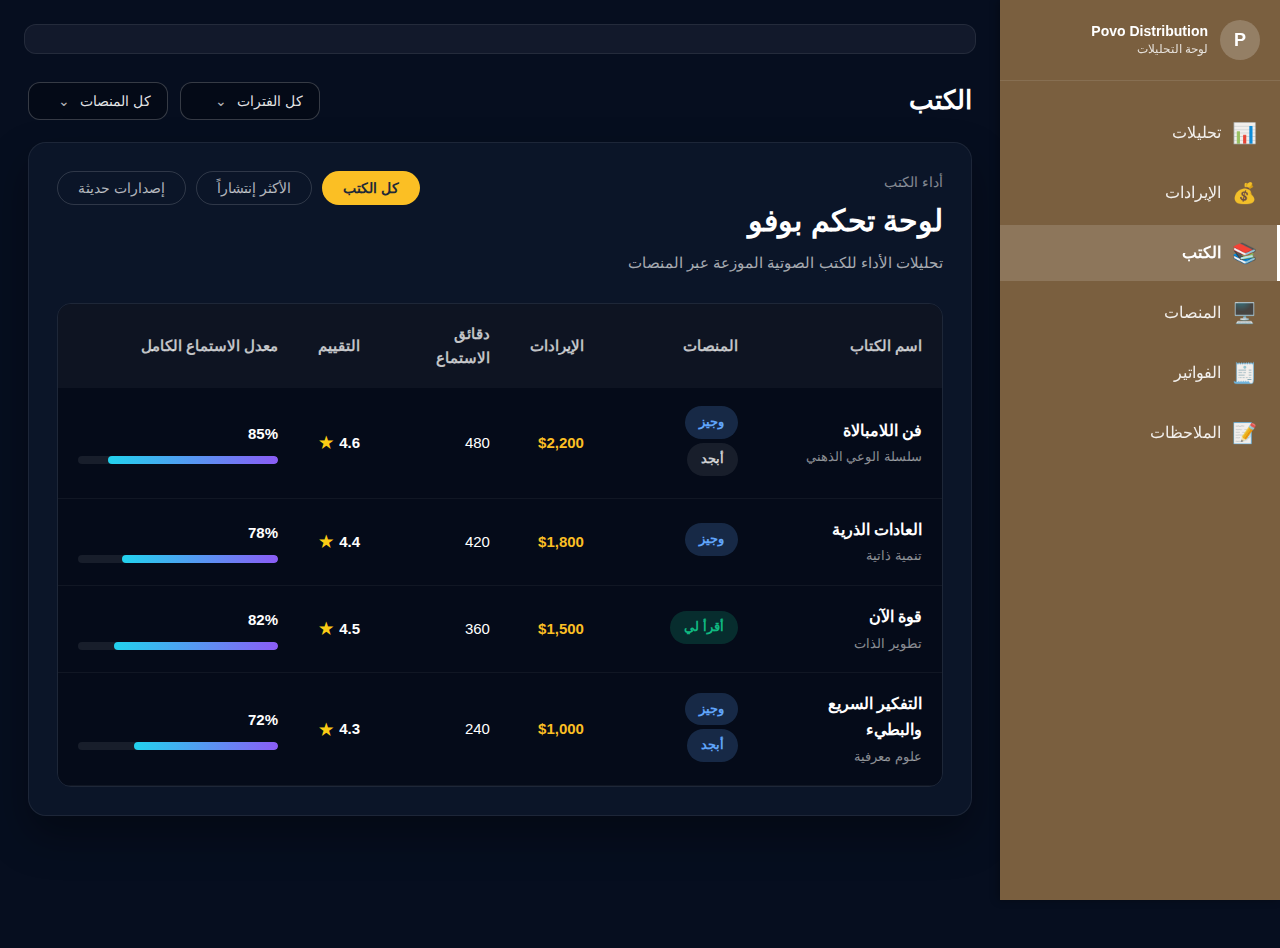
<file: books.html>
<!DOCTYPE html>
<html lang="ar" dir="rtl">
<head>
    <meta charset="UTF-8">
    <meta name="viewport" content="width=device-width, initial-scale=1.0">
    <title>لوحة الكتب | دار كيان</title>
    <link rel="stylesheet" href="books.css">
</head>
<body>
    <button class="sidebar-toggle" id="sidebarToggle" aria-label="Toggle sidebar">
        <span class="toggle-icon">☰</span>
    </button>

    <div class="sidebar-overlay" id="sidebarOverlay"></div>

    <aside class="sidebar" id="sidebar">
        <div class="sidebar-header">
            <div class="sidebar-brand">
                <div class="brand-icon">P</div>
                <div class="brand-info">
                    <div class="brand-name">Povo Distribution</div>
                    <div class="brand-subtitle">لوحة التحليلات</div>
                </div>
            </div>
            <button class="sidebar-close" id="sidebarClose" aria-label="Close sidebar">
                <span>×</span>
            </button>
        </div>
        <nav class="sidebar-nav">
            <a href="index.html" class="nav-item">
                <span class="nav-icon">📊</span>
                <span class="nav-text">تحليلات</span>
            </a>
            <a href="revenue.html" class="nav-item">
                <span class="nav-icon">💰</span>
                <span class="nav-text">الإيرادات</span>
            </a>
            <a href="books.html" class="nav-item active">
                <span class="nav-icon">📚</span>
                <span class="nav-text">الكتب</span>
            </a>
            <a href="platforms.html" class="nav-item">
                <span class="nav-icon">🖥️</span>
                <span class="nav-text">المنصات</span>
            </a>
            <a href="invoices.html" class="nav-item">
                <span class="nav-icon">🧾</span>
                <span class="nav-text">الفواتير</span>
            </a>
            <a href="notes.html" class="nav-item">
                <span class="nav-icon">📝</span>
                <span class="nav-text">الملاحظات</span>
            </a>
        </nav>
    </aside>

    <div class="books-page">
        <header class="page-toolbar">
            <div class="toolbar-left">
                <button class="menu-toggle" id="menuToggle" aria-label="Toggle sidebar">
                    <span class="menu-icon">☰</span>
                </button>
            </div>

        </header>

        <main class="books-content">
            <div class="section-header">
                <div class="header-title">
                    <h1>الكتب</h1>
                </div>
                <div class="header-filters">
                    <div class="filter-select" data-filter="period">
                        <button class="filter-trigger">
                            <span class="filter-label">كل الفترات</span>
                            <span class="chevron">⌄</span>
                        </button>
                        <ul class="filter-menu">
                            <li class="active" data-value="all">كل الفترات</li>
                            <li data-value="month">هذا الشهر</li>
                            <li data-value="quarter">هذا الربع</li>
                            <li data-value="year">هذا العام</li>
                        </ul>
                    </div>
                    <div class="filter-select" data-filter="platform">
                        <button class="filter-trigger">
                            <span class="filter-label">كل المنصات</span>
                            <span class="chevron">⌄</span>
                        </button>
                        <ul class="filter-menu">
                            <li class="active" data-value="all">كل المنصات</li>
                            <li data-value="abjad">أبجد</li>
                            <li data-value="wajez">وجيز</li>
                            <li data-value="iqra">أقرأ لي</li>
                        </ul>
                    </div>
                </div>
            </div>

            <section class="books-card">
                <div class="books-card-head">
                    <div>
                        <p class="card-eyebrow">أداء الكتب</p>
                        <h2>لوحة تحكم بوفو</h2>
                        <p class="card-subtitle">
                            تحليلات الأداء للكتب الصوتية الموزعة عبر المنصات
                        </p>
                    </div>
                    <div class="tab-chip-group">
                        <button class="tab-chip active" data-label="كل الكتب">كل الكتب</button>
                        <button class="tab-chip" data-label="الأكثر إنتشاراً">الأكثر إنتشاراً</button>
                        <button class="tab-chip" data-label="إصدارات حديثة">إصدارات حديثة</button>
                    </div>
                </div>

                <div class="books-table-wrapper">
                    <div class="table-scroll">
                        <table class="books-table">
                            <thead>
                                <tr>
                                    <th>اسم الكتاب</th>
                                    <th>المنصات</th>
                                    <th>الإيرادات</th>
                                    <th>دقائق الاستماع</th>
                                    <th>التقييم</th>
                                    <th>معدل الاستماع الكامل</th>
                                </tr>
                            </thead>
                            <tbody>
                                <tr data-platforms="wajez,abjad" data-periods="month,quarter,year">
                                    <td>
                                        <div class="book-info">
                                            <p class="book-name">فن اللامبالاة</p>
                                            <p class="book-meta">سلسلة الوعي الذهني</p>
                                        </div>
                                    </td>
                                    <td>
                                        <span class="platform-chip">وجيز</span>
                                        <span class="platform-chip muted">أبجد</span>
                                    </td>
                                    <td class="money">$2,200</td>
                                    <td>480</td>
                                    <td>
                                        <div class="rating">
                                            <span>4.6</span>
                                            <span class="star">★</span>
                                        </div>
                                    </td>
                                    <td>
                                        <div class="completion">
                                            <span class="completion-value">85%</span>
                                            <div class="progress">
                                                <span style="width: 85%;"></span>
                                            </div>
                                        </div>
                                    </td>
                                </tr>
                                <tr data-platforms="wajez" data-periods="quarter,year">
                                    <td>
                                        <div class="book-info">
                                            <p class="book-name">العادات الذرية</p>
                                            <p class="book-meta">تنمية ذاتية</p>
                                        </div>
                                    </td>
                                    <td>
                                        <span class="platform-chip">وجيز</span>
                                    </td>
                                    <td class="money">$1,800</td>
                                    <td>420</td>
                                    <td>
                                        <div class="rating">
                                            <span>4.4</span>
                                            <span class="star">★</span>
                                        </div>
                                    </td>
                                    <td>
                                        <div class="completion">
                                            <span class="completion-value">78%</span>
                                            <div class="progress">
                                                <span style="width: 78%;"></span>
                                            </div>
                                        </div>
                                    </td>
                                </tr>
                                <tr data-platforms="iqra" data-periods="month,year">
                                    <td>
                                        <div class="book-info">
                                            <p class="book-name">قوة الآن</p>
                                            <p class="book-meta">تطوير الذات</p>
                                        </div>
                                    </td>
                                    <td>
                                        <span class="platform-chip accent">أقرأ لي</span>
                                    </td>
                                    <td class="money">$1,500</td>
                                    <td>360</td>
                                    <td>
                                        <div class="rating">
                                            <span>4.5</span>
                                            <span class="star">★</span>
                                        </div>
                                    </td>
                                    <td>
                                        <div class="completion">
                                            <span class="completion-value">82%</span>
                                            <div class="progress">
                                                <span style="width: 82%;"></span>
                                            </div>
                                        </div>
                                    </td>
                                </tr>
                                <tr data-platforms="wajez,abjad" data-periods="year">
                                    <td>
                                        <div class="book-info">
                                            <p class="book-name">التفكير السريع والبطيء</p>
                                            <p class="book-meta">علوم معرفية</p>
                                        </div>
                                    </td>
                                    <td>
                                        <span class="platform-chip">وجيز</span>
                                        <span class="platform-chip">أبجد</span>
                                    </td>
                                    <td class="money">$1,000</td>
                                    <td>240</td>
                                    <td>
                                        <div class="rating">
                                            <span>4.3</span>
                                            <span class="star">★</span>
                                        </div>
                                    </td>
                                    <td>
                                        <div class="completion">
                                            <span class="completion-value">72%</span>
                                            <div class="progress">
                                                <span style="width: 72%;"></span>
                                            </div>
                                        </div>
                                    </td>
                                </tr>
                            </tbody>
                        </table>
                        <div class="no-results" id="noResults">
                            <p>لا توجد نتائج مطابقة للفلتر الحالي.</p>
                        </div>
                    </div>
                </div>
            </section>
        </main>
    </div>

    <script src="books.js"></script>
</body>
</html>
</file>
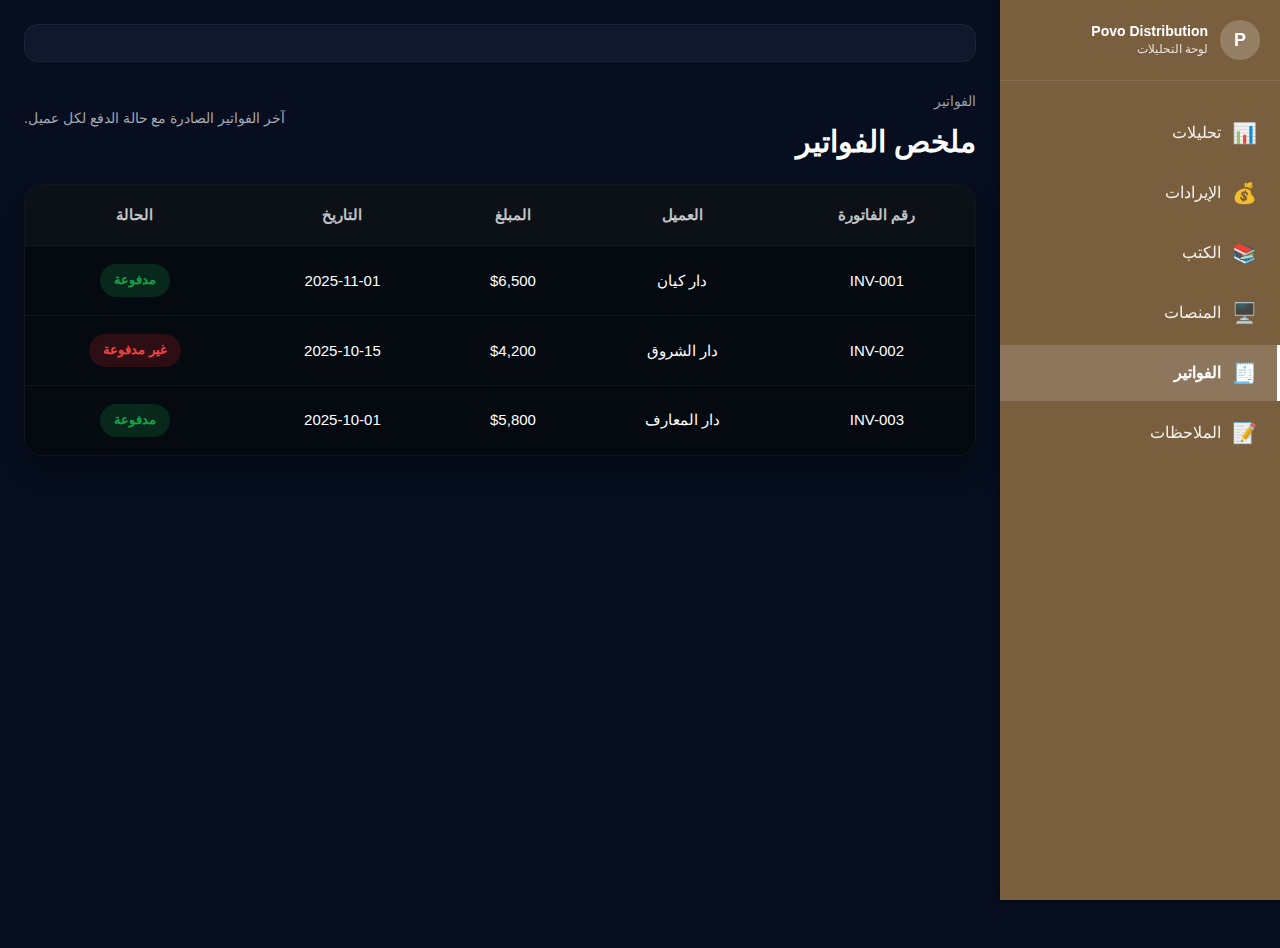
<file: invoices.html>
<!DOCTYPE html>
<html lang="ar" dir="rtl">
<head>
    <meta charset="UTF-8">
    <meta name="viewport" content="width=device-width, initial-scale=1.0">
    <title>الفواتير | دار كيان</title>
    <link rel="stylesheet" href="invoices.css">
</head>
<body>
    <button class="sidebar-toggle" id="sidebarToggle" aria-label="Toggle sidebar">
        <span class="toggle-icon">☰</span>
    </button>

    <div class="sidebar-overlay" id="sidebarOverlay"></div>

    <aside class="sidebar" id="sidebar">
        <div class="sidebar-header">
            <div class="sidebar-brand">
                <div class="brand-icon">P</div>
                <div class="brand-info">
                    <div class="brand-name">Povo Distribution</div>
                    <div class="brand-subtitle">لوحة التحليلات</div>
                </div>
            </div>
            <button class="sidebar-close" id="sidebarClose" aria-label="Close sidebar">
                <span>×</span>
            </button>
        </div>
        <nav class="sidebar-nav">
            <a href="index.html" class="nav-item">
                <span class="nav-icon">📊</span>
                <span class="nav-text">تحليلات</span>
            </a>
            <a href="revenue.html" class="nav-item">
                <span class="nav-icon">💰</span>
                <span class="nav-text">الإيرادات</span>
            </a>
            <a href="books.html" class="nav-item">
                <span class="nav-icon">📚</span>
                <span class="nav-text">الكتب</span>
            </a>
            <a href="platforms.html" class="nav-item">
                <span class="nav-icon">🖥️</span>
                <span class="nav-text">المنصات</span>
            </a>
            <a href="invoices.html" class="nav-item active">
                <span class="nav-icon">🧾</span>
                <span class="nav-text">الفواتير</span>
            </a>
            <a href="notes.html" class="nav-item">
                <span class="nav-icon">📝</span>
                <span class="nav-text">الملاحظات</span>
            </a>
        </nav>
    </aside>

    <div class="invoices-page">
        <header class="page-toolbar">
            <div class="toolbar-left">
                <button class="menu-toggle" id="menuToggle" aria-label="Toggle sidebar">
                    <span class="menu-icon">☰</span>
                </button>
            </div>
            
        </header>

        <main class="invoices-content">
            <section class="section">
                <div class="section-head">
                    <div>
                        <p class="section-eyebrow">الفواتير</p>
                        <h1>ملخص الفواتير</h1>
                    </div>
                    <p class="section-subtitle">آخر الفواتير الصادرة مع حالة الدفع لكل عميل.</p>
                </div>
                <div class="table-card">
                    <table class="invoices-table">
                        <thead>
                            <tr>
                                <th>رقم الفاتورة</th>
                                <th>العميل</th>
                                <th>المبلغ</th>
                                <th>التاريخ</th>
                                <th>الحالة</th>
                            </tr>
                        </thead>
                        <tbody>
                            <tr>
                                <td>INV-001</td>
                                <td>دار كيان</td>
                                <td>$6,500</td>
                                <td>2025-11-01</td>
                                <td><span class="status-badge paid">مدفوعة</span></td>
                            </tr>
                            <tr>
                                <td>INV-002</td>
                                <td>دار الشروق</td>
                                <td>$4,200</td>
                                <td>2025-10-15</td>
                                <td><span class="status-badge pending">غير مدفوعة</span></td>
                            </tr>
                            <tr>
                                <td>INV-003</td>
                                <td>دار المعارف</td>
                                <td>$5,800</td>
                                <td>2025-10-01</td>
                                <td><span class="status-badge paid">مدفوعة</span></td>
                            </tr>
                        </tbody>
                    </table>
                </div>
            </section>
        </main>
    </div>

    <script src="invoices.js"></script>
</body>
</html>
</file>
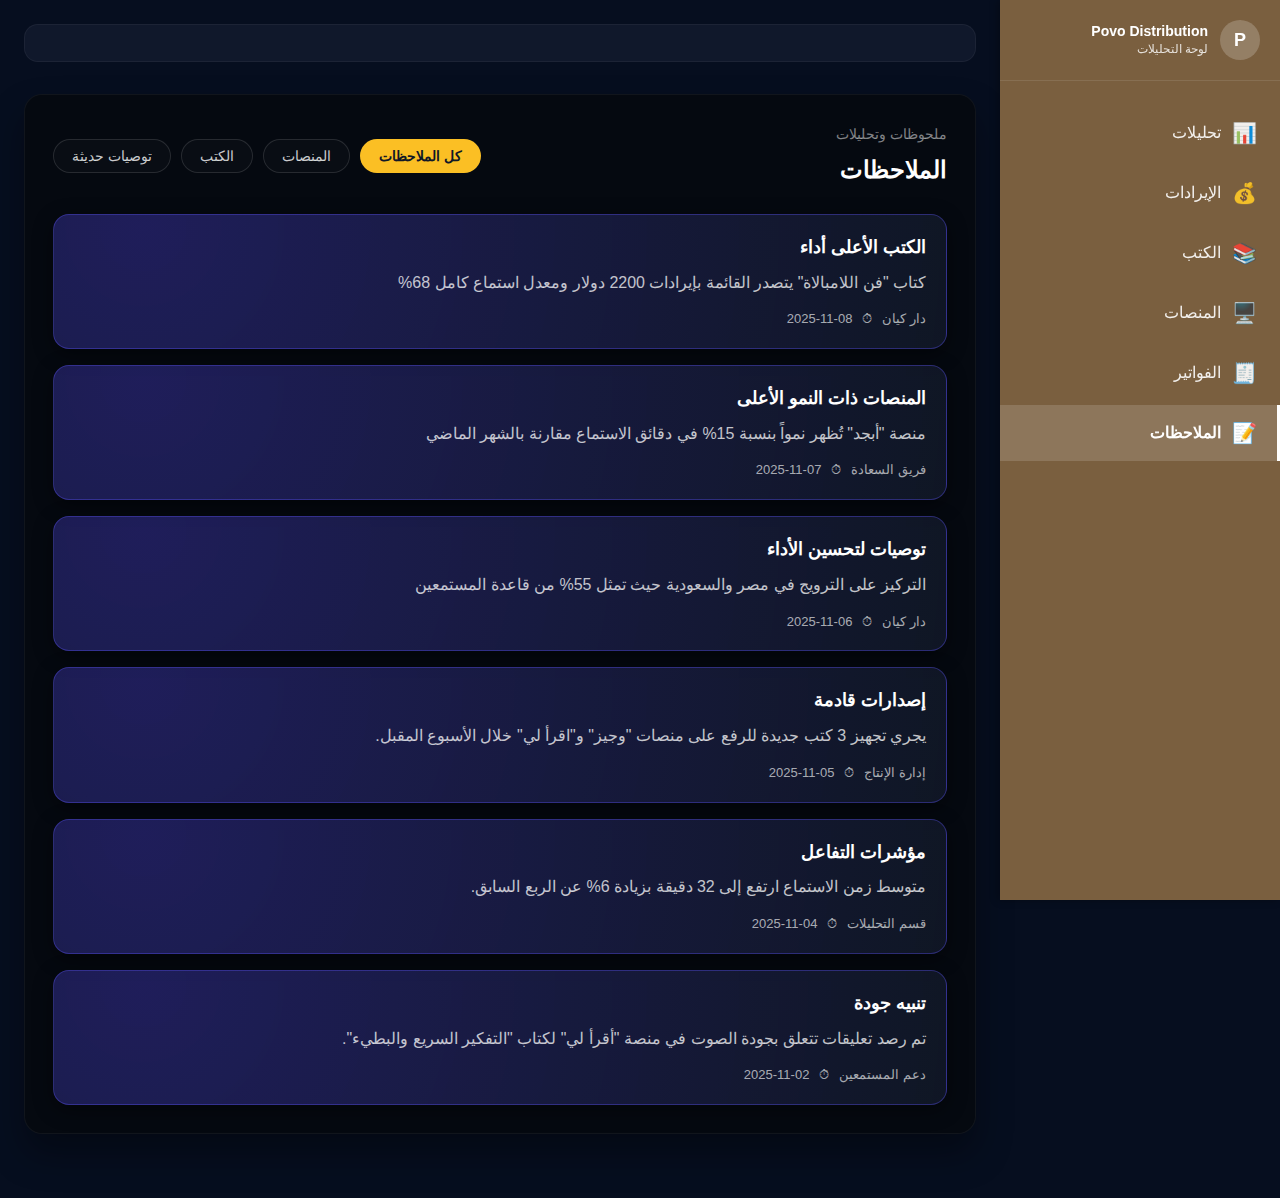
<file: notes.html>
<!DOCTYPE html>
<html lang="ar" dir="rtl">
<head>
    <meta charset="UTF-8">
    <meta name="viewport" content="width=device-width, initial-scale=1.0">
    <title>الملاحظات | دار كيان</title>
    <link rel="stylesheet" href="notes.css">
</head>
<body>
    <button class="sidebar-toggle" id="sidebarToggle" aria-label="Toggle sidebar">
        <span class="toggle-icon">☰</span>
    </button>

    <div class="sidebar-overlay" id="sidebarOverlay"></div>

    <aside class="sidebar" id="sidebar">
        <div class="sidebar-header">
            <div class="sidebar-brand">
                <div class="brand-icon">P</div>
                <div class="brand-info">
                    <div class="brand-name">Povo Distribution</div>
                    <div class="brand-subtitle">لوحة التحليلات</div>
                </div>
            </div>
            <button class="sidebar-close" id="sidebarClose" aria-label="Close sidebar">
                <span>×</span>
            </button>
        </div>
        <nav class="sidebar-nav">
            <a href="index.html" class="nav-item">
                <span class="nav-icon">📊</span>
                <span class="nav-text">تحليلات</span>
            </a>
            <a href="revenue.html" class="nav-item">
                <span class="nav-icon">💰</span>
                <span class="nav-text">الإيرادات</span>
            </a>
            <a href="books.html" class="nav-item">
                <span class="nav-icon">📚</span>
                <span class="nav-text">الكتب</span>
            </a>
            <a href="platforms.html" class="nav-item">
                <span class="nav-icon">🖥️</span>
                <span class="nav-text">المنصات</span>
            </a>
            <a href="invoices.html" class="nav-item">
                <span class="nav-icon">🧾</span>
                <span class="nav-text">الفواتير</span>
            </a>
            <a href="notes.html" class="nav-item active">
                <span class="nav-icon">📝</span>
                <span class="nav-text">الملاحظات</span>
            </a>
        </nav>
    </aside>

    <div class="notes-page">
        <header class="notes-toolbar">
            <div class="toolbar-left">
                <button class="menu-toggle" id="menuToggle" aria-label="Toggle sidebar">
                    <span class="menu-icon">☰</span>
                </button>
            </div>
            
        </header>

        <main class="notes-content">
            
            <section class="notes-panel">
                <div class="panel-header">
                    <div>
                        <p class="panel-eyebrow">ملحوظات وتحليلات</p>
                        <h2>الملاحظات</h2>
                    </div>
                    <div class="note-filters">
                        <button class="note-filter active" data-filter="all">كل الملاحظات</button>
                        <button class="note-filter" data-filter="growth">المنصات</button>
                        <button class="note-filter" data-filter="books">الكتب</button>
                        <button class="note-filter" data-filter="actions">توصيات حديثة</button>
                    </div>
                </div>
                <ul class="notes-list">
                    <li class="note-card" data-category="books">
                        <div class="note-body">
                            <h3>الكتب الأعلى أداء</h3>
                            <p>كتاب "فن اللامبالاة" يتصدر القائمة بإيرادات 2200 دولار ومعدل استماع كامل 68%</p>
                        </div>
                        <div class="note-meta">
                            <span class="note-author">دار كيان</span>
                            <span class="note-icon">⏱</span>
                            <span class="note-date">2025-11-08</span>
                        </div>
                    </li>
                    <li class="note-card" data-category="growth">
                        <div class="note-body">
                            <h3>المنصات ذات النمو الأعلى</h3>
                            <p>منصة "أبجد" تُظهر نمواً بنسبة 15% في دقائق الاستماع مقارنة بالشهر الماضي</p>
                        </div>
                            <div class="note-meta">
                                <span class="note-author">فريق السعادة</span>
                                <span class="note-icon">⏱</span>
                                <span class="note-date">2025-11-07</span>
                            </div>
                    </li>
                    <li class="note-card" data-category="actions">
                        <div class="note-body">
                            <h3>توصيات لتحسين الأداء</h3>
                            <p>التركيز على الترويج في مصر والسعودية حيث تمثل 55% من قاعدة المستمعين</p>
                        </div>
                        <div class="note-meta">
                            <span class="note-author">دار كيان</span>
                            <span class="note-icon">⏱</span>
                            <span class="note-date">2025-11-06</span>
                        </div>
                    </li>
                    <li class="note-card" data-category="books">
                        <div class="note-body">
                            <h3>إصدارات قادمة</h3>
                            <p>يجري تجهيز 3 كتب جديدة للرفع على منصات "وجيز" و"اقرأ لي" خلال الأسبوع المقبل.</p>
                        </div>
                        <div class="note-meta">
                            <span class="note-author">إدارة الإنتاج</span>
                            <span class="note-icon">⏱</span>
                            <span class="note-date">2025-11-05</span>
                        </div>
                    </li>
                    <li class="note-card" data-category="growth">
                        <div class="note-body">
                            <h3>مؤشرات التفاعل</h3>
                            <p>متوسط زمن الاستماع ارتفع إلى 32 دقيقة بزيادة 6% عن الربع السابق.</p>
                        </div>
                        <div class="note-meta">
                            <span class="note-author">قسم التحليلات</span>
                            <span class="note-icon">⏱</span>
                            <span class="note-date">2025-11-04</span>
                        </div>
                    </li>
                    <li class="note-card" data-category="actions">
                        <div class="note-body">
                            <h3>تنبيه جودة</h3>
                            <p>تم رصد تعليقات تتعلق بجودة الصوت في منصة "أقرأ لي" لكتاب "التفكير السريع والبطيء".</p>
                        </div>
                        <div class="note-meta">
                            <span class="note-author">دعم المستمعين</span>
                            <span class="note-icon">⏱</span>
                            <span class="note-date">2025-11-02</span>
                        </div>
                    </li>
                </ul>
                <div class="notes-empty" id="notesEmptyState">
                    <p>لا توجد ملاحظات ضمن هذا التصنيف حالياً.</p>
                </div>
            </section>
        </main>
    </div>

    <script src="notes.js"></script>
</body>
</html>
</file>
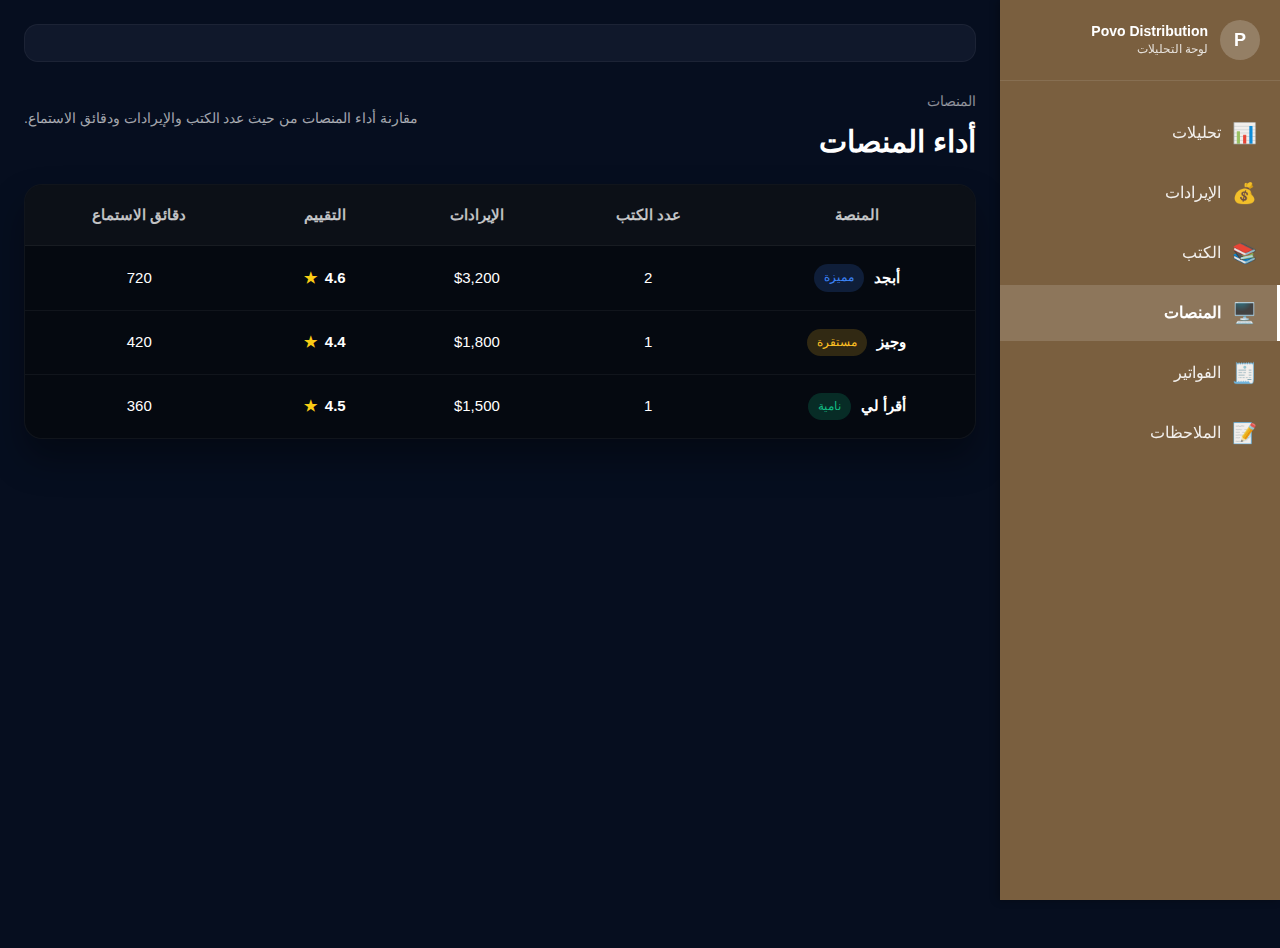
<file: platforms.html>
<!DOCTYPE html>
<html lang="ar" dir="rtl">
<head>
    <meta charset="UTF-8">
    <meta name="viewport" content="width=device-width, initial-scale=1.0">
    <title>المنصات | دار كيان</title>
    <link rel="stylesheet" href="platforms.css">
</head>
<body>
    <button class="sidebar-toggle" id="sidebarToggle" aria-label="Toggle sidebar">
        <span class="toggle-icon">☰</span>
    </button>

    <div class="sidebar-overlay" id="sidebarOverlay"></div>

    <aside class="sidebar" id="sidebar">
        <div class="sidebar-header">
            <div class="sidebar-brand">
                <div class="brand-icon">P</div>
                <div class="brand-info">
                    <div class="brand-name">Povo Distribution</div>
                    <div class="brand-subtitle">لوحة التحليلات</div>
                </div>
            </div>
            <button class="sidebar-close" id="sidebarClose" aria-label="Close sidebar">
                <span>×</span>
            </button>
        </div>
        <nav class="sidebar-nav">
            <a href="index.html" class="nav-item">
                <span class="nav-icon">📊</span>
                <span class="nav-text">تحليلات</span>
            </a>
            <a href="revenue.html" class="nav-item">
                <span class="nav-icon">💰</span>
                <span class="nav-text">الإيرادات</span>
            </a>
            <a href="books.html" class="nav-item">
                <span class="nav-icon">📚</span>
                <span class="nav-text">الكتب</span>
            </a>
            <a href="platforms.html" class="nav-item active">
                <span class="nav-icon">🖥️</span>
                <span class="nav-text">المنصات</span>
            </a>
            <a href="invoices.html" class="nav-item">
                <span class="nav-icon">🧾</span>
                <span class="nav-text">الفواتير</span>
            </a>
            <a href="notes.html" class="nav-item">
                <span class="nav-icon">📝</span>
                <span class="nav-text">الملاحظات</span>
            </a>
        </nav>
    </aside>

    <div class="platforms-page">
        <header class="page-toolbar">
            <div class="toolbar-left">
                <button class="menu-toggle" id="menuToggle" aria-label="Toggle sidebar">
                    <span class="menu-icon">☰</span>
                </button>
            </div>
            
        </header>

        <main class="platforms-content">
            <section class="section">
                <div class="section-head">
                    <div>
                        <p class="section-eyebrow">المنصات</p>
                        <h1>أداء المنصات</h1>
                    </div>
                    <p class="section-subtitle">مقارنة أداء المنصات من حيث عدد الكتب والإيرادات ودقائق الاستماع.</p>
                </div>
                <div class="table-card">
                    <table class="platforms-table">
                        <thead>
                            <tr>
                                <th>المنصة</th>
                                <th>عدد الكتب</th>
                                <th>الإيرادات</th>
                                <th>التقييم</th>
                                <th>دقائق الاستماع</th>
                            </tr>
                        </thead>
                        <tbody>
                            <tr>
                                <td>
                                    <div class="platform-info">
                                        <span class="platform-name">أبجد</span>
                                        <span class="platform-tag">مميزة</span>
                                    </div>
                                </td>
                                <td>2</td>
                                <td>$3,200</td>
                                <td>
                                    <span class="rating">4.6 <span class="star">★</span></span>
                                </td>
                                <td>720</td>
                            </tr>
                            <tr>
                                <td>
                                    <div class="platform-info">
                                        <span class="platform-name">وجيز</span>
                                        <span class="platform-tag secondary">مستقرة</span>
                                    </div>
                                </td>
                                <td>1</td>
                                <td>$1,800</td>
                                <td>
                                    <span class="rating">4.4 <span class="star">★</span></span>
                                </td>
                                <td>420</td>
                            </tr>
                            <tr>
                                <td>
                                    <div class="platform-info">
                                        <span class="platform-name">أقرأ لي</span>
                                        <span class="platform-tag accent">نامية</span>
                                    </div>
                                </td>
                                <td>1</td>
                                <td>$1,500</td>
                                <td>
                                    <span class="rating">4.5 <span class="star">★</span></span>
                                </td>
                                <td>360</td>
                            </tr>
                        </tbody>
                    </table>
                </div>
            </section>
        </main>
    </div>

    <script src="platforms.js"></script>
</body>
</html>
</file>
<file: books.css>
@import url('./styles.css');

body {
    background-color: #060e1f;
    padding: 24px;
}

.books-page {
    min-height: 100vh;
    margin-right: 0;
    padding-bottom: 40px;
}

.page-toolbar {
    background: #12192b;
    border: 1px solid rgba(255, 255, 255, 0.08);
    border-radius: 12px;
    padding: 14px 22px;
    display: flex;
    align-items: center;
    justify-content: space-between;
    gap: 18px;
    margin-bottom: 26px;
}

.toolbar-left {
    display: flex;
    align-items: center;
    gap: 16px;
}

.workspace-chip {
    display: inline-flex;
    align-items: center;
    gap: 12px;
}

.workspace-avatar {
    width: 44px;
    height: 44px;
    border-radius: 12px;
    background: #f59e0b;
    color: #0f172a;
    font-weight: 700;
    display: flex;
    align-items: center;
    justify-content: center;
    font-size: 18px;
}

.workspace-meta {
    display: flex;
    flex-direction: column;
    gap: 3px;
}

.workspace-title {
    font-size: 16px;
    font-weight: 600;
}

.workspace-subtitle {
    font-size: 12px;
    color: rgba(255, 255, 255, 0.6);
}

.toolbar-divider {
    width: 1px;
    height: 32px;
    background: rgba(255, 255, 255, 0.08);
}

.icon-btn {
    width: 38px;
    height: 38px;
    border-radius: 10px;
    border: 1px solid rgba(255, 255, 255, 0.1);
    background: rgba(255, 255, 255, 0.03);
    color: #FFFFFF;
    cursor: pointer;
    display: inline-flex;
    align-items: center;
    justify-content: center;
    font-size: 16px;
    transition: background 0.2s, border-color 0.2s;
}

.icon-btn:hover {
    background: rgba(255, 255, 255, 0.12);
    border-color: rgba(255, 255, 255, 0.3);
}

.toolbar-right {
    display: flex;
    align-items: center;
    gap: 16px;
    flex-wrap: wrap;
    justify-content: flex-end;
}

.toolbar-actions {
    display: flex;
    align-items: center;
    gap: 10px;
}

.toolbar-action {
    border-radius: 10px;
    border: 1px solid rgba(255, 255, 255, 0.12);
    background: rgba(255, 255, 255, 0.02);
    color: rgba(255, 255, 255, 0.9);
    padding: 10px 16px;
    font-size: 14px;
    display: inline-flex;
    align-items: center;
    gap: 8px;
    cursor: pointer;
    transition: background 0.2s, border-color 0.2s;
}

.toolbar-action:hover {
    background: rgba(255, 255, 255, 0.08);
    border-color: rgba(255, 255, 255, 0.25);
}

.profile-card {
    background: rgba(255, 255, 255, 0.05);
    border-radius: 14px;
    border: 1px solid rgba(255, 255, 255, 0.08);
    padding: 10px 14px;
    display: flex;
    align-items: center;
    gap: 12px;
}

.profile-info {
    display: flex;
    flex-direction: column;
    gap: 2px;
}

.profile-name {
    font-size: 14px;
    font-weight: 600;
}

.profile-subtitle {
    font-size: 12px;
    color: rgba(255, 255, 255, 0.6);
}

.profile-avatar {
    width: 38px;
    height: 38px;
    border-radius: 12px;
    background: #4f46e5;
    display: flex;
    align-items: center;
    justify-content: center;
    font-weight: 700;
}

.calendar-wrapper {
    position: relative;
}

.date-dropdown {
    position: absolute;
    top: calc(100% + 12px);
    left: 50%;
    transform: translateX(-50%);
    background: #0b111f;
    border-radius: 14px;
    border: 1px solid rgba(255, 255, 255, 0.12);
    box-shadow: 0 20px 35px rgba(2, 6, 23, 0.7);
    padding: 18px;
    width: 260px;
    display: none;
    z-index: 30;
}

.date-dropdown.open {
    display: block;
}

.date-nav {
    display: flex;
    align-items: center;
    justify-content: space-between;
    margin-bottom: 12px;
}

.date-nav-btn {
    width: 32px;
    height: 32px;
    border-radius: 8px;
    border: 1px solid rgba(255, 255, 255, 0.1);
    background: rgba(255, 255, 255, 0.05);
    color: #FFFFFF;
    font-size: 16px;
    cursor: pointer;
}

.date-month {
    font-weight: 600;
}

.date-grid {
    display: grid;
    grid-template-columns: repeat(7, 1fr);
    gap: 4px;
    text-align: center;
    font-size: 12px;
    color: rgba(255, 255, 255, 0.5);
    margin-bottom: 8px;
}

.date-days {
    display: grid;
    grid-template-columns: repeat(7, 1fr);
    gap: 4px;
}

.date-day {
    width: 32px;
    height: 32px;
    border-radius: 8px;
    display: flex;
    align-items: center;
    justify-content: center;
    font-size: 13px;
    color: rgba(255, 255, 255, 0.85);
    cursor: pointer;
    transition: background 0.2s, color 0.2s;
}

.date-day.muted {
    color: rgba(255, 255, 255, 0.3);
}

.date-day:hover {
    background: rgba(79, 70, 229, 0.25);
}

.date-day.selected {
    background: #4c1d95;
    color: #FFFFFF;
}

.books-content {
    background-color: transparent;
    padding: 0 4px;
}

.section-header {
    display: flex;
    align-items: center;
    justify-content: space-between;
    margin-bottom: 20px;
    gap: 16px;
    flex-wrap: wrap;
}

.section-header h1 {
    font-size: 26px;
    font-weight: 700;
}

.header-filters {
    display: flex;
    gap: 12px;
    flex-wrap: wrap;
}

.filter-select {
    position: relative;
}

.filter-trigger {
    border: 1px solid rgba(255, 255, 255, 0.2);
    border-radius: 12px;
    padding: 10px 16px;
    background: rgba(0, 0, 0, 0.25);
    color: rgba(255, 255, 255, 0.9);
    font-size: 14px;
    display: inline-flex;
    align-items: center;
    gap: 10px;
    cursor: pointer;
    min-width: 140px;
}

.filter-select.open .chevron {
    transform: rotate(180deg);
}

.chevron {
    font-size: 14px;
    color: rgba(255, 255, 255, 0.7);
    transition: transform 0.2s;
}

.filter-menu {
    list-style: none;
    position: absolute;
    top: calc(100% + 8px);
    right: 0;
    min-width: 160px;
    background: #0a0f1d;
    border-radius: 12px;
    border: 1px solid rgba(255, 255, 255, 0.12);
    padding: 6px;
    box-shadow: 0 15px 30px rgba(0, 0, 0, 0.4);
    display: none;
    z-index: 20;
}

.filter-select.open .filter-menu {
    display: block;
}

.filter-menu li {
    padding: 10px 12px;
    border-radius: 10px;
    cursor: pointer;
    font-size: 14px;
    color: rgba(255, 255, 255, 0.85);
    transition: background 0.2s, color 0.2s;
}

.filter-menu li:hover {
    background: rgba(79, 70, 229, 0.2);
}

.filter-menu li.active {
    background: rgba(79, 70, 229, 0.35);
    color: #FFFFFF;
}

.books-card {
    background-color: #0b1528;
    border-radius: 18px;
    border: 1px solid rgba(255, 255, 255, 0.075);
    padding: 28px;
    box-shadow: 0 20px 40px rgba(0, 0, 0, 0.35);
}

.books-card-head {
    display: flex;
    align-items: flex-start;
    justify-content: space-between;
    gap: 20px;
    margin-bottom: 28px;
    flex-wrap: wrap;
}

.card-eyebrow {
    font-size: 14px;
    color: rgba(255, 255, 255, 0.5);
    margin-bottom: 4px;
}

.books-card-head h2 {
    font-size: 30px;
    margin-bottom: 6px;
}

.card-subtitle {
    font-size: 15px;
    color: rgba(255, 255, 255, 0.65);
}

.tab-chip-group {
    display: flex;
    gap: 10px;
    flex-wrap: wrap;
}

.tab-chip {
    border: 1px solid rgba(255, 255, 255, 0.15);
    border-radius: 999px;
    padding: 8px 20px;
    background: transparent;
    color: rgba(255, 255, 255, 0.7);
    cursor: pointer;
    transition: all 0.2s;
    font-size: 14px;
}

.tab-chip.active {
    background-color: #FBBF24;
    color: #1f2937;
    border-color: transparent;
    font-weight: 600;
}

.books-table-wrapper {
    margin-top: 10px;
}

.table-scroll {
    overflow-x: auto;
    border-radius: 14px;
    border: 1px solid rgba(255, 255, 255, 0.08);
}

.books-table {
    width: 100%;
    border-collapse: collapse;
    min-width: 720px;
    background-color: rgba(3, 7, 18, 0.7);
}

.books-table th,
.books-table td {
    padding: 18px 20px;
    text-align: right;
    font-size: 15px;
}

.books-table thead th {
    background-color: rgba(255, 255, 255, 0.04);
    font-weight: 600;
    color: rgba(255, 255, 255, 0.75);
}

.books-table tbody tr {
    border-bottom: 1px solid rgba(255, 255, 255, 0.05);
    transition: background-color 0.2s;
}

.books-table tbody tr:hover {
    background-color: rgba(255, 255, 255, 0.02);
}

.books-table tbody tr.hidden-row {
    display: none;
}

.book-info {
    display: flex;
    flex-direction: column;
    gap: 4px;
}

.book-name {
    font-size: 16px;
    font-weight: 600;
}

.book-meta {
    font-size: 13px;
    color: rgba(255, 255, 255, 0.55);
}

.platform-chip {
    display: inline-flex;
    align-items: center;
    padding: 6px 14px;
    border-radius: 30px;
    background-color: rgba(96, 165, 250, 0.2);
    color: #60A5FA;
    font-weight: 600;
    font-size: 13px;
    margin-left: 6px;
    margin-bottom: 4px;
}

.platform-chip.muted {
    background-color: rgba(255, 255, 255, 0.08);
    color: rgba(255, 255, 255, 0.8);
}

.platform-chip.accent {
    background-color: rgba(16, 185, 129, 0.2);
    color: #10B981;
}

.money {
    font-weight: 600;
    color: #FBBF24;
}

.rating {
    display: inline-flex;
    align-items: center;
    gap: 6px;
    font-weight: 600;
}

.rating .star {
    color: #FACC15;
    font-size: 16px;
}

.completion {
    display: flex;
    flex-direction: column;
    gap: 10px;
}

.completion-value {
    font-weight: 600;
}

.progress {
    width: 200px;
    max-width: 100%;
    height: 8px;
    border-radius: 999px;
    background-color: rgba(255, 255, 255, 0.08);
    overflow: hidden;
}

.progress span {
    display: block;
    height: 100%;
    background-image: linear-gradient(90deg, #22d3ee, #8b5cf6);
    border-radius: inherit;
}

.no-results {
    display: none;
    align-items: center;
    justify-content: center;
    padding: 24px;
    color: rgba(255, 255, 255, 0.7);
    font-size: 15px;
}

@media (max-width: 1024px) {
    body {
        padding: 16px;
    }

    .page-toolbar {
        flex-direction: column;
        align-items: flex-start;
        gap: 12px;
    }

    .toolbar-right,
    .toolbar-left {
        width: 100%;
        justify-content: space-between;
    }

    .toolbar-actions {
        flex-wrap: wrap;
        justify-content: flex-start;
    }

    .calendar-wrapper {
        width: 100%;
    }

    .toolbar-action {
        flex: 1 1 48%;
        justify-content: center;
    }

    .section-header {
        flex-direction: column;
        align-items: flex-start;
    }

    .progress {
        width: 160px;
    }
}

@media (max-width: 768px) {
    body {
        padding: 12px;
    }

    .books-page {
        padding-top: 70px;
    }

    .page-toolbar {
        border-radius: 12px;
        padding: 16px;
        gap: 10px;
    }

    .toolbar-right {
        flex-direction: column;
        align-items: stretch;
        gap: 10px;
    }

    .workspace-chip,
    .profile-card {
        width: 100%;
        justify-content: space-between;
    }

    .toolbar-action {
        padding: 10px 12px;
        font-size: 13px;
    }

    .books-card {
        padding: 18px;
    }

    .books-card-head h2 {
        font-size: 22px;
    }

    .card-subtitle {
        font-size: 13px;
    }

    .note-meta,
    .section-subtitle {
        font-size: 12px;
    }

    .books-table th,
    .books-table td {
        padding: 12px 8px;
        font-size: 13px;
    }

    .book-name {
        font-size: 15px;
    }

    .tab-chip {
        font-size: 13px;
        padding: 6px 14px;
    }
}
</file>
<file: invoices.css>
@import url('./styles.css');

body {
    background-color: #060e1f;
    padding: 24px;
}

.invoices-page {
    min-height: 100vh;
    margin-right: 0;
    padding-bottom: 40px;
}

.page-toolbar {
    background: #10182b;
    border-radius: 14px;
    border: 1px solid rgba(255, 255, 255, 0.05);
    padding: 18px 24px;
    display: flex;
    align-items: center;
    justify-content: space-between;
    margin-bottom: 28px;
    gap: 12px;
}

.toolbar-left,
.toolbar-right {
    display: flex;
    align-items: center;
    gap: 14px;
    flex-wrap: wrap;
}

.profile-card,
.workspace-chip {
    display: flex;
    align-items: center;
    gap: 10px;
    border-radius: 12px;
    padding: 10px 14px;
    border: 1px solid rgba(255, 255, 255, 0.08);
    background: rgba(255, 255, 255, 0.04);
}

.profile-info {
    display: flex;
    flex-direction: column;
    gap: 2px;
}

.profile-name {
    font-size: 14px;
    font-weight: 600;
}

.profile-subtitle {
    font-size: 12px;
    color: rgba(255, 255, 255, 0.7);
}

.profile-avatar {
    width: 38px;
    height: 38px;
    border-radius: 12px;
    background: #4f46e5;
    display: flex;
    align-items: center;
    justify-content: center;
    font-weight: 700;
}

.workspace-avatar {
    width: 38px;
    height: 38px;
    border-radius: 12px;
    background: #f59e0b;
    color: #0f172a;
    display: flex;
    align-items: center;
    justify-content: center;
    font-weight: 700;
}

.invoices-content .section {
    background: transparent;
}

.section-head {
    display: flex;
    align-items: center;
    justify-content: space-between;
    flex-wrap: wrap;
    gap: 18px;
    margin-bottom: 18px;
}

.section-eyebrow {
    font-size: 14px;
    color: rgba(255, 255, 255, 0.6);
    margin-bottom: 6px;
}

.section h1 {
    font-size: 30px;
}

.section-subtitle {
    color: rgba(255, 255, 255, 0.65);
    max-width: 420px;
}

.table-card {
    background: #050910;
    border-radius: 18px;
    border: 1px solid rgba(255, 255, 255, 0.05);
    overflow: hidden;
    box-shadow: 0 20px 35px rgba(0, 0, 0, 0.35);
}

.invoices-table {
    width: 100%;
    border-collapse: collapse;
}

.invoices-table thead {
    background: rgba(255, 255, 255, 0.03);
}

.invoices-table th,
.invoices-table td {
    padding: 18px 22px;
    text-align: center;
    font-size: 15px;
}

.invoices-table th {
    font-weight: 600;
    color: rgba(255, 255, 255, 0.75);
}

.invoices-table tbody tr {
    border-top: 1px solid rgba(255, 255, 255, 0.05);
}

.invoices-table tbody tr:hover {
    background: rgba(255, 255, 255, 0.01);
}

.status-badge {
    padding: 6px 14px;
    border-radius: 999px;
    font-size: 13px;
    font-weight: 600;
    display: inline-flex;
    align-items: center;
    justify-content: center;
}

.status-badge.paid {
    background: rgba(22, 163, 74, 0.2);
    color: #16a34a;
}

.status-badge.pending {
    background: rgba(220, 38, 38, 0.18);
    color: #ef4444;
}

@media (max-width: 900px) {
    body {
        padding: 16px;
    }

    .page-toolbar {
        flex-direction: column;
        align-items: flex-start;
    }

    .toolbar-right {
        width: 100%;
        flex-direction: column;
        align-items: stretch;
    }

    .profile-card,
    .workspace-chip {
        width: 100%;
        justify-content: space-between;
    }

    .invoices-table th,
    .invoices-table td {
        padding: 14px 16px;
        font-size: 14px;
    }
}

@media (max-width: 600px) {
    body {
        padding: 12px;
    }

    .page-toolbar {
        padding: 16px;
    }

    .section h1 {
        font-size: 24px;
    }

    .section-subtitle {
        font-size: 13px;
    }

    .invoices-table {
        font-size: 13px;
    }

    .status-badge {
        padding: 5px 12px;
        font-size: 12px;
    }
}
</file>
<file: notes.css>
@import url('./styles.css');

body {
    background-color: #060e1f;
    padding: 24px;
}

.notes-page {
    min-height: 100vh;
    margin-right: 0;
    padding-bottom: 40px;
}

.notes-toolbar {
    background: #10182b;
    border-radius: 14px;
    border: 1px solid rgba(255, 255, 255, 0.05);
    padding: 18px 26px;
    display: flex;
    align-items: center;
    justify-content: space-between;
    margin-bottom: 32px;
    gap: 16px;
}

.toolbar-left,
.toolbar-right {
    display: flex;
    align-items: center;
    gap: 16px;
    flex-wrap: wrap;
}

.toolbar-actions {
    display: flex;
    align-items: center;
    gap: 12px;
}

.toolbar-action {
    border-radius: 10px;
    border: 1px solid rgba(255, 255, 255, 0.12);
    background: rgba(255, 255, 255, 0.05);
    color: rgba(255, 255, 255, 0.9);
    padding: 10px 18px;
    font-size: 14px;
    display: inline-flex;
    align-items: center;
    gap: 8px;
    cursor: pointer;
    transition: background 0.2s, border-color 0.2s;
}

.toolbar-action.ghost {
    background: rgba(255, 255, 255, 0.02);
}

.toolbar-action:hover {
    background: rgba(255, 255, 255, 0.15);
    border-color: rgba(255, 255, 255, 0.2);
}

.calendar-wrapper {
    position: relative;
}

.date-dropdown {
    position: absolute;
    top: calc(100% + 10px);
    left: 50%;
    transform: translateX(-50%);
    background: #0b111f;
    border-radius: 16px;
    border: 1px solid rgba(255, 255, 255, 0.08);
    width: 260px;
    padding: 18px;
    box-shadow: 0 20px 30px rgba(0, 0, 0, 0.4);
    display: none;
    z-index: 40;
}

.date-dropdown.open {
    display: block;
}

.date-nav {
    display: flex;
    align-items: center;
    justify-content: space-between;
    margin-bottom: 12px;
}

.date-nav-btn {
    width: 32px;
    height: 32px;
    border-radius: 8px;
    background: rgba(255, 255, 255, 0.08);
    border: 1px solid rgba(255, 255, 255, 0.12);
    color: #FFFFFF;
    cursor: pointer;
}

.date-grid,
.date-days {
    display: grid;
    grid-template-columns: repeat(7, 1fr);
    gap: 4px;
    text-align: center;
}

.date-grid span {
    font-size: 11px;
    color: rgba(255, 255, 255, 0.5);
}

.date-day {
    width: 32px;
    height: 32px;
    border-radius: 8px;
    display: flex;
    align-items: center;
    justify-content: center;
    font-size: 13px;
    color: rgba(255, 255, 255, 0.8);
    cursor: pointer;
    transition: background 0.2s;
}

.date-day.muted {
    color: rgba(255, 255, 255, 0.25);
}

.date-day:hover {
    background: rgba(79, 70, 229, 0.35);
}

.date-day.selected {
    background: #4c1d95;
    color: #FFFFFF;
}

.workspace-chip {
    display: flex;
    align-items: center;
    gap: 10px;
    border-radius: 12px;
    padding: 10px 14px;
    background: rgba(255, 255, 255, 0.03);
    border: 1px solid rgba(255, 255, 255, 0.07);
}

.workspace-avatar {
    width: 38px;
    height: 38px;
    border-radius: 12px;
    background: #f59e0b;
    color: #0f172a;
    font-weight: 700;
    display: flex;
    align-items: center;
    justify-content: center;
}

.workspace-meta {
    display: flex;
    flex-direction: column;
    gap: 2px;
}

.workspace-title {
    font-weight: 600;
    font-size: 15px;
}

.workspace-subtitle {
    font-size: 12px;
    color: rgba(255, 255, 255, 0.6);
}

.icon-btn {
    width: 40px;
    height: 40px;
    border-radius: 12px;
    border: 1px solid rgba(255, 255, 255, 0.12);
    background: rgba(255, 255, 255, 0.04);
    color: #fff;
    cursor: pointer;
    display: inline-flex;
    align-items: center;
    justify-content: center;
}

.profile-card {
    display: flex;
    align-items: center;
    gap: 12px;
    border-radius: 12px;
    padding: 10px 14px;
    background: rgba(255, 255, 255, 0.04);
    border: 1px solid rgba(255, 255, 255, 0.07);
}

.profile-avatar {
    width: 38px;
    height: 38px;
    border-radius: 12px;
    background: #4c51bf;
    display: flex;
    align-items: center;
    justify-content: center;
    font-weight: 700;
}

.profile-name {
    font-weight: 600;
}

.profile-subtitle {
    font-size: 12px;
    color: rgba(255, 255, 255, 0.6);
}

.notes-content {
    display: flex;
    flex-direction: column;
    gap: 24px;
}

.notes-hero {
    text-align: center;
    padding: 10px 0 12px;
}

.notes-hero h1 {
    font-size: 32px;
    margin-bottom: 6px;
}

.notes-hero p {
    color: rgba(255, 255, 255, 0.7);
}

.notes-panel {
    background: #050910;
    border-radius: 18px;
    border: 1px solid rgba(255, 255, 255, 0.05);
    padding: 28px;
    box-shadow: 0 20px 35px rgba(0, 0, 0, 0.35);
}

.panel-header {
    display: flex;
    align-items: center;
    justify-content: space-between;
    flex-wrap: wrap;
    gap: 16px;
    margin-bottom: 24px;
}

.panel-eyebrow {
    font-size: 14px;
    color: rgba(255, 255, 255, 0.5);
    margin-bottom: 6px;
}

.note-filters {
    display: flex;
    gap: 10px;
    flex-wrap: wrap;
}

.note-filter {
    border-radius: 999px;
    border: 1px solid rgba(255, 255, 255, 0.12);
    padding: 8px 18px;
    background: rgba(255, 255, 255, 0.02);
    color: rgba(255, 255, 255, 0.8);
    font-size: 14px;
    cursor: pointer;
    transition: background 0.2s, border-color 0.2s;
}

.note-filter.active {
    background: #fbbf24;
    color: #111827;
    border-color: transparent;
    font-weight: 600;
}

.notes-list {
    list-style: none;
    display: flex;
    flex-direction: column;
    gap: 16px;
}

.note-card {
    border-radius: 16px;
    padding: 18px 20px;
    background: radial-gradient(circle at 10% 10%, rgba(80, 70, 229, 0.35), rgba(17, 24, 39, 0.9));
    border: 1px solid rgba(88, 80, 236, 0.4);
    box-shadow: 0 5px 20px rgba(0, 0, 0, 0.45);
}

.note-card.hidden {
    display: none;
}

.note-body h3 {
    margin-bottom: 8px;
    font-size: 18px;
}

.note-body p {
    color: rgba(255, 255, 255, 0.75);
}

.note-meta {
    margin-top: 14px;
    display: flex;
    align-items: center;
    gap: 10px;
    font-size: 13px;
    color: rgba(255, 255, 255, 0.65);
}

.note-icon {
    font-size: 13px;
}

.notes-empty {
    margin-top: 20px;
    border-radius: 12px;
    background: rgba(255, 255, 255, 0.03);
    padding: 20px;
    text-align: center;
    display: none;
    color: rgba(255, 255, 255, 0.7);
}

.notes-empty.visible {
    display: block;
}

@media (max-width: 900px) {
    .notes-toolbar {
        flex-direction: column;
        align-items: flex-start;
        gap: 12px;
    }

    .toolbar-left,
    .toolbar-right {
        width: 100%;
        justify-content: space-between;
    }

    .toolbar-right {
        flex-direction: column;
        align-items: stretch;
        gap: 10px;
    }

    .profile-card,
    .workspace-chip {
        width: 100%;
        justify-content: space-between;
    }

    .notes-panel {
        padding: 20px;
    }

    .note-card {
        padding: 16px;
    }

    .notes-hero h1 {
        font-size: 26px;
    }
}
</file>
<file: platforms.css>
@import url('./styles.css');

body {
    background-color: #060e1f;
    padding: 24px;
}

.platforms-page {
    min-height: 100vh;
    margin-right: 0;
    padding-bottom: 40px;
}

.page-toolbar {
    background: #10182b;
    border-radius: 14px;
    border: 1px solid rgba(255, 255, 255, 0.05);
    padding: 18px 24px;
    display: flex;
    align-items: center;
    justify-content: space-between;
    gap: 12px;
    margin-bottom: 28px;
}

.toolbar-left,
.toolbar-right {
    display: flex;
    align-items: center;
    gap: 14px;
    flex-wrap: wrap;
}

.profile-card {
    background: rgba(255, 255, 255, 0.04);
    border-radius: 14px;
    border: 1px solid rgba(255, 255, 255, 0.08);
    padding: 10px 14px;
    display: flex;
    align-items: center;
    gap: 12px;
}

.profile-info {
    display: flex;
    flex-direction: column;
    gap: 2px;
}

.profile-name {
    font-size: 14px;
    font-weight: 600;
}

.profile-subtitle {
    font-size: 12px;
    color: rgba(255, 255, 255, 0.7);
}

.profile-avatar {
    width: 38px;
    height: 38px;
    border-radius: 12px;
    background: #4c1d95;
    display: flex;
    align-items: center;
    justify-content: center;
    font-weight: 700;
}

.workspace-chip {
    display: flex;
    align-items: center;
    gap: 10px;
    border-radius: 12px;
    padding: 10px 14px;
    background: rgba(255, 255, 255, 0.03);
    border: 1px solid rgba(255, 255, 255, 0.07);
}

.workspace-avatar {
    width: 38px;
    height: 38px;
    border-radius: 12px;
    background: #f59e0b;
    color: #0f172a;
    font-weight: 700;
    display: flex;
    align-items: center;
    justify-content: center;
}

.workspace-meta {
    display: flex;
    flex-direction: column;
    gap: 2px;
}

.platforms-content .section {
    background: transparent;
}

.section-head {
    display: flex;
    align-items: center;
    justify-content: space-between;
    gap: 20px;
    flex-wrap: wrap;
    margin-bottom: 18px;
}

.section-eyebrow {
    font-size: 14px;
    color: rgba(255, 255, 255, 0.55);
    margin-bottom: 6px;
}

.section h1 {
    font-size: 30px;
}

.section-subtitle {
    color: rgba(255, 255, 255, 0.65);
    max-width: 420px;
}

.table-card {
    background: #050910;
    border-radius: 18px;
    border: 1px solid rgba(255, 255, 255, 0.05);
    padding: 0;
    overflow: hidden;
    box-shadow: 0 20px 35px rgba(0, 0, 0, 0.35);
}

.platforms-table {
    width: 100%;
    border-collapse: collapse;
}

.platforms-table thead {
    background: rgba(255, 255, 255, 0.03);
}

.platforms-table th,
.platforms-table td {
    padding: 18px 22px;
    text-align: center;
    font-size: 15px;
}

.platforms-table th {
    font-weight: 600;
    color: rgba(255, 255, 255, 0.75);
}

.platforms-table tbody tr {
    border-top: 1px solid rgba(255, 255, 255, 0.05);
}

.platforms-table tbody tr:hover {
    background: rgba(255, 255, 255, 0.01);
}

.platform-info {
    display: flex;
    align-items: center;
    gap: 10px;
    justify-content: center;
}

.platform-name {
    font-size: 15px;
    font-weight: 600;
}

.platform-tag {
    padding: 4px 10px;
    border-radius: 999px;
    background: rgba(59, 130, 246, 0.18);
    color: #3b82f6;
    font-size: 12px;
}

.platform-tag.secondary {
    background: rgba(251, 191, 36, 0.18);
    color: #fbbf24;
}

.platform-tag.accent {
    background: rgba(16, 185, 129, 0.2);
    color: #10b981;
}

.rating {
    font-weight: 600;
}

.rating .star {
    color: #facc15;
    margin-right: 4px;
}

@media (max-width: 900px) {
    body {
        padding: 16px;
    }

    .page-toolbar {
        flex-direction: column;
        align-items: flex-start;
    }

    .toolbar-right {
        width: 100%;
        flex-direction: column;
        align-items: stretch;
    }

    .profile-card,
    .workspace-chip {
        width: 100%;
        justify-content: space-between;
    }

    .platforms-table th,
    .platforms-table td {
        padding: 14px 16px;
        font-size: 14px;
    }
}

@media (max-width: 600px) {
    body {
        padding: 12px;
    }

    .page-toolbar {
        padding: 16px;
    }

    .section h1 {
        font-size: 24px;
    }

    .section-subtitle {
        font-size: 13px;
    }

    .platform-info {
        flex-direction: column;
        gap: 6px;
    }

    .platforms-table {
        font-size: 13px;
    }
}
</file>
